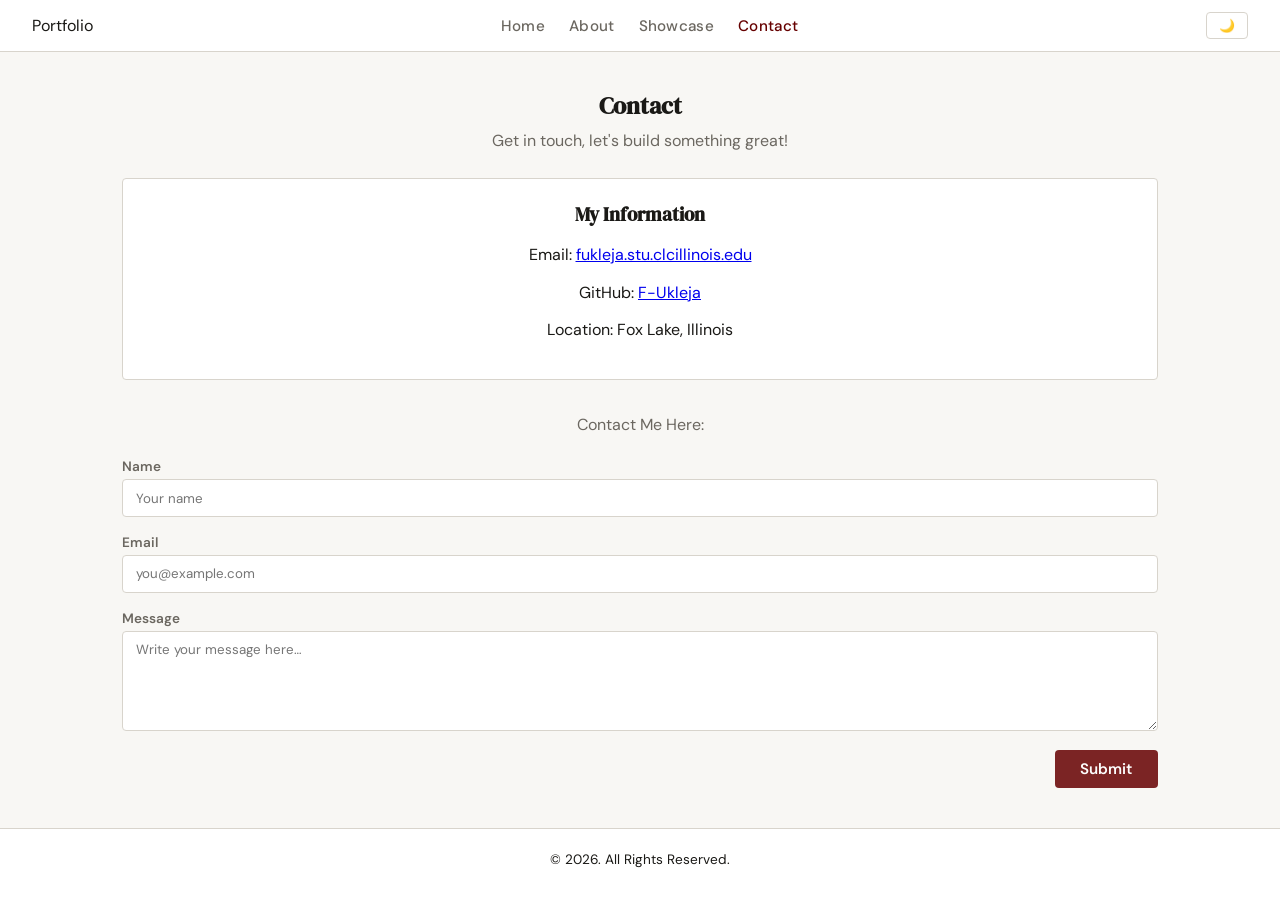
<file: contact.html>
<!DOCTYPE html>
<html lang="en" data-theme="light">
<head>
    <meta charset="UTF-8" />
    <title>Contact</title>
    <link rel="stylesheet" href="layout.css" />
    <link rel="stylesheet" href="styles.css" />
    <script>
    const saved = localStorage.getItem('theme');
    if (saved) document.documentElement.setAttribute('data-theme', saved);
    </script>
    <script src="script.js" defer></script>
</head>
<body>

  <header>
    <span class="site-title">Portfolio</span>
    <nav>
      <ul>
        <li><a href="index.html">Home</a></li>
        <li><a href="about.html">About</a></li>
        <li><a href="showcase.html">Showcase</a></li>
        <li><a href="contact.html" class="active">Contact</a></li>
      </ul>
    </nav>
    <button class="theme-toggle" id="themeToggle" aria-label="Toggle theme">🌙</button>
  </header>

<main>
    <h1 class="section-heading">Contact</h1>
    <p class="section-subheading">Get in touch, let's build something great!</p>
 
    <div class="contact-layout">

      <div class="contact-info">
        <h3>My Information</h3>
        <p class="mt-2">
          Email: <a href="mailto:fukleja.stu.clcillinois.edu">fukleja.stu.clcillinois.edu</a>
        </p>
		<p>GitHub: <a href="https://github.com/F-Ukleja">F-Ukleja</a></p>
        <p>Location: Fox Lake, Illinois</p>
      </div>

      <div>
        <p class="section-subheading">Contact Me Here:</p>
        <form class="contact-form" action="#" method="post">
          <div>
            <label class="form-label" for="name">Name</label>
            <input type="text" id="name" name="name" placeholder="Your name" required />
          </div>
          <div>
            <label class="form-label" for="email">Email</label>
            <input type="email" id="email" name="email" placeholder="you@example.com" required />
          </div>
          <div>
            <label class="form-label" for="message">Message</label>
            <textarea id="message" name="message" placeholder="Write your message here…" required></textarea>
          </div>
          <div class="submit-row">
            <button type="submit">Submit</button>
          </div>
        </form>
      </div>
 
    </div>
  </main>
 
  <footer>
    <p>&copy; 2026. All Rights Reserved.</p>
  </footer>
 
</body>
</html>
</file>
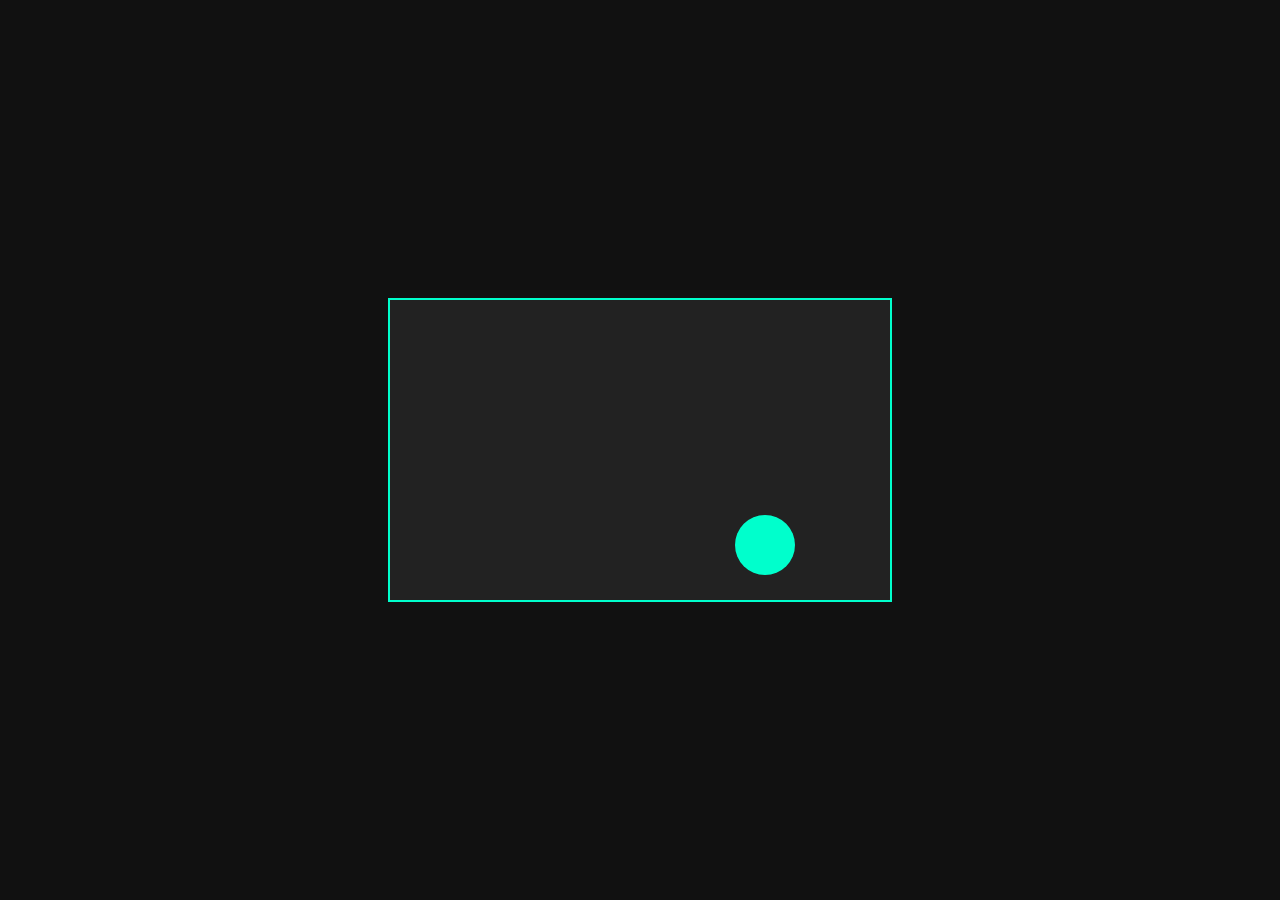
<file: index2.html>
<!DOCTYPE html>
<html lang="en">
<head>
  <meta charset="UTF-8">
  <title>Bouncing Ball Animation</title>
  <style>
    body {
      background: #111;
      display: flex;
      justify-content: center;
      align-items: center;
      height: 100vh;
      margin: 0;
    }

    canvas {
      background: #222;
      border: 2px solid #00ffcc;
    }
  </style>
</head>
<body>

<canvas id="gameCanvas" width="500" height="300"></canvas>

<script src="script2.js"></script>
</body>
</html>
</file>
<file: layout.css>
/*♦ layout.css ♦*/

* {
	box-sizing: border-box;
	margin: 0;
	padding: 0;
}

body {
	display: flex;
	flex-direction: column;
	min-height: 100vh;
}

/*♦ Header ♦*/
header {
	display: flex;
	justify-content: space-between;
	align-items: center;
	padding: 0.75rem 2rem;
	border-bottom: 1px solid var(--border);
}

header .size-title {
	font-size: 1.25rem;
	font-weight: 700;
}

/*♦ Nav ♦*/
nav ul {
	list-style: none;
	display: flex;
	gap: 1.5rem;
}

nav ul li a {
	text-decoration: none;
	font-size: 0.95rem;
}

/*♦ Main Content ♦*/
main {
	flex: 1;
	padding: 2.5rem 2rem;
	max-width: 1100px;
	width: 100%;
	margin: 0 auto;
}

/*♦ Footer ♦*/
footer {
	padding: 1.25rem;
	text-align: center;
	border-top: 1px solid var(--border);
}

footer p {
	font-size: 0.85rem;
}

/*♦ Home/Intro ♦*/
.intro-section {
 	padding: 3rem 0 2rem;
}
 
.intro-section h1 {
 	margin-bottom: 0.5rem;
	text-align: center;
}
 
.intro-section .tagline {
 	font-size: 1.1rem;
 	color: var(--text-muted);
 	max-width: 560px;
	text-align: center;
	margin: 0.5rem auto;
}

/*♦ About ♦*/
.about-grid {
  display: grid;
  grid-template-columns: 1fr 1fr;
  gap: 1.5rem;
  margin-top: 1.5rem;
}

.about-grid .card {
  padding: 1.5rem;
  border: 1px solid var(--border);
  border-radius: 4px;
  min-height: 200px;
  display: flex;
  flex-direction: column;
  align-items: center;
  justify-content: center;
  text-align: center;
  gap: 0.5rem;
}





/*♦ Showcase ♦*/
.gallery-grid {
	display: grid;
	grid-template-columns: auto;
	gap: 1.25rem;
	margin-top: 1.5rem;
}

.gallery-grid .project-card {
	border: 1px solid var(--border);
	border-radius: 4px;
	padding: 1.5rem;
	min-height: 160px;
	display:flex;
	align-items: center;
	justify-content: center;
}

/*♦ Project 3 ♦*/
.gallery-grid .project-card.wide {
	grid-column: 1 / -1;
	max-width: 50%;
	margin: 0 auto;
}

/*♦ Contact ♦*/
.contact-layout {
	display: grid;
	grid-template-columns: auto;
	gap: 2rem;
	margin-top: 1.5rem;
	align-items: start;
}

.contact-info {
	padding: 1.5rem;
	border: 1px solid var(--border);
	border-radius: 4px;
	min-height: 180px;
	text-align: center;
}

/*♦ Contact Form ♦*/
.contact-form {
	display: flex;
	flex-direction: column;
	gap: 0.75rem;
}

.contact-form input,
.contact-form textarea {
	width: 100%;
	padding: 0.6rem 0.8rem;
	border: 1px solid var(--border);
	border-radius: 4px;
	font-family: inherit;
	background: var(--input-bg);
	color: var(--text);
	resize: vertical;
}

.contact-form textarea {
	min-height: 100px;
}

.contact-form .form-label {
	font-size: 0.85rem;
	font-weight: 600;
	margin-bottom: 0.15rem;
	color: var(--text-muted);
}

.submit-row {
	display: flex;
	justify-content: flex-end;
}

.contact-form button[type="submit"] {
	padding: 0.55rem 1.6rem;
	border: none;
	border-radius: 4px;
	cursor: pointer;
	font-size: 0.95REM;
	font-family: inherit;
	font-weight: 600;
	background: var(--accent);
	color: var(--accent-text);
	transition: opacity 0.2s;
}

.contact-form button {
	opacity: 0.85;
}

/*♦ Section Headings ♦*/
.section-heading {
	font-size: 1.5rem;
	font-weight: 700;
	margin-bottom: 0.5rem;
	text-align: center;
}

.section-subheading {
	font-size: 1rem;
	margin-bottom: 1rem;
	color: var(--text-muted);
	text-align: center;
}

/*♦ Toggle Button ♦*/
.theme-toggle {
	background: none;
	border: 1px solid var(--border);
	border-radius: 4px;
	padding: 0.3em 0.75rem;
	cursor: pointer;
	font-size: 0.8rem;
	color: var(--text);
	font-family: inherit;
}
</file>
<file: styles.css>
/*♦ styles.css ♦*/

/*♦ Fonts ♦*/
@import url('https://fonts.googleapis.com/css2?family=DM+Serif+Display&family=DM+Sans:wght@400;500;600;700&display=swap');

/*♦ Light Colors ♦*/
:root {
  --bg: #F8F7F4;
  --surface: #FFFFFF;
  --border: #D8D4CC;
  --text: #1A1916;
  --text-muted: #6B6760;
  --accent: #660000;
  --accent-text: #FFFFFF;
  --input-bg: #FFFFFF;
  --nav-active: #660000;
  --card-bg: #FFFFFF;
}

/*♦ Dark Colors ♦*/
[data-theme="dark"] {
	--bg: #141412;
	--surface: #1E1D1B;
	--border: #333230;
	--text: #F0ECE4;
	--text-muted: #8A8580;
	--accent: #920000;
	--accent-text: #141412;
	--input-bg: #1E1D1B;
	--nav-active: #920000;
	--card-bg: #1E1D1B;
}

/*♦ Index ♦*/
body {
	background-color: var(--bg);
	color: var(--text);
	font-family: 'DM Sans', sans-serif;
	font-size: 16px;
	line-height: 1.6;
	transition: background-color 0.25, color 0.25s;
}

/*♦ Header ♦*/
header {
	background-color: var(--surface);
}

header .site-title {
	
}

/*♦ Nav ♦*/
nav ul li a {
	color: var(--text-muted);
	font-weight: 500;
	letter-spacing: 0.02em;
	transition: color 0.15s;
}

nav ul li a:hover,
nav ul li a.active {
	color: var(--nav-active);
}

/*♦ Footer ♦*/
footer {
	background-color: var(--surface);
	color: var(--text-muted);
}

/*♦ Headings ♦*/
h1, h2, h3 {
	font-family: 'DM Serif Display', serif;
	line-height: 1.2;
	color: var(--text);
}

h1 {
	font-size: 2.25rem;
}

h2 {
	font-size: 1.6rem;
}

h3 {
	font-size: 1.2rem;
}

p {
	color: var(--text);
	margin-bottom: 0.75rem;
}

/*♦ Cards ♦*/
.card,
.project-card,
.contact-info {
 	background-color: var(--card-bg);
}
 
.card h3,
.project-card h3 {
 	font-size: 1.05rem;
 	margin-bottom: 0.4rem;
}

.card p,
.project-card p {
	font-size: 0.92rem;
	color: var(--text-muted);
}

/*♦ Shared Headings ♦*/
.section-heading {
 	color: var(--text);
 	font-family: 'DM Serif Display', serif;
	text-align: center;
}

/*♦ Gallery Cards ♦*/
.project-card {
 	transition: border-color 0.2s;
}
 
.project-card:hover {
 	border-color: var(--accent);
}

/*♦ Form Input ♦*/
.contact-form input:focus,
.contact-form textarea:focus {
 	outline: none;
 	border-color: var(--accent);
}

/*♦ Theme Toggle ♦*/
.theme-toggle:hover {
	background: var(--border);
}

.text-muted {
	color: var(--text-muted);
}

.mt-1 {
	margin-top: 0.5rem;
}

.mt-2 {
	margin-top: 1rem;
}

.mt-3 {
	margin-top: 1.5rem;
}

/*♦ Icons ♦*/

.skill-icon {
  font-size: 48px;
	align-items: center;
}
</file>
